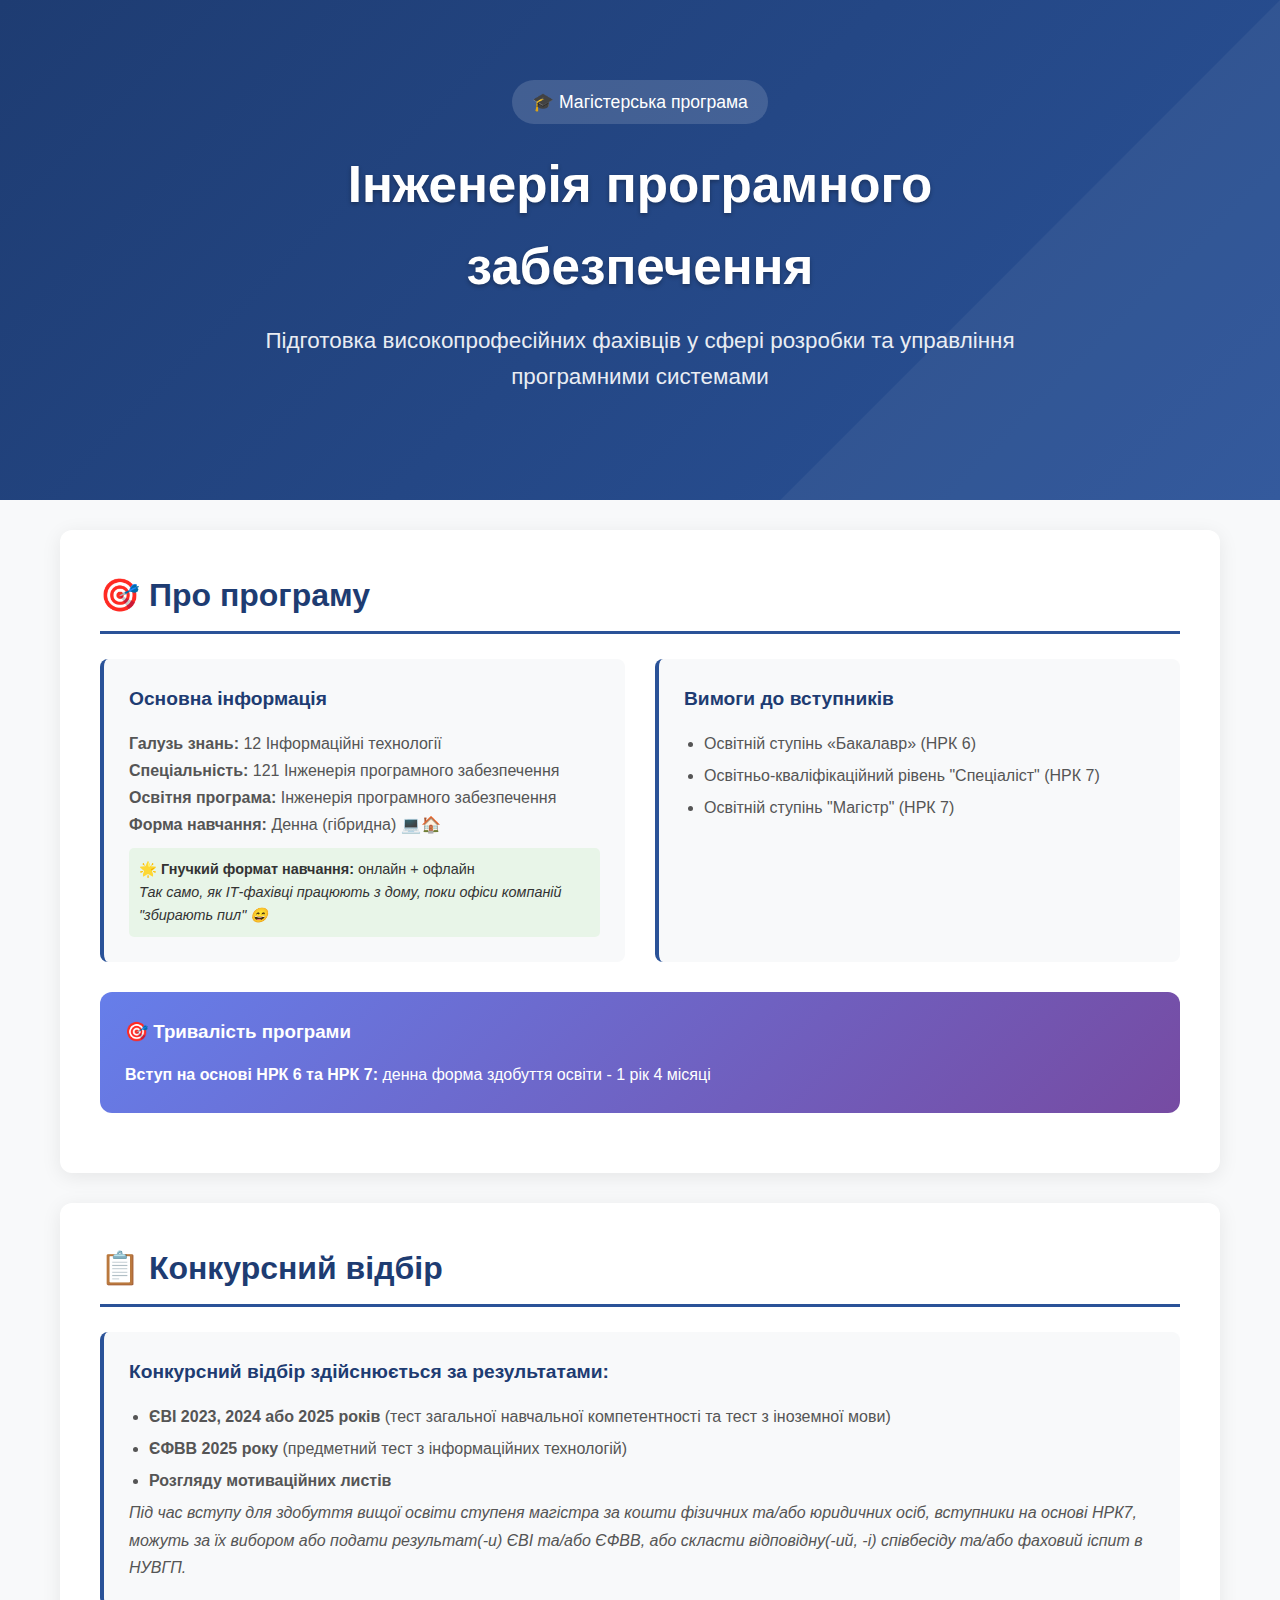
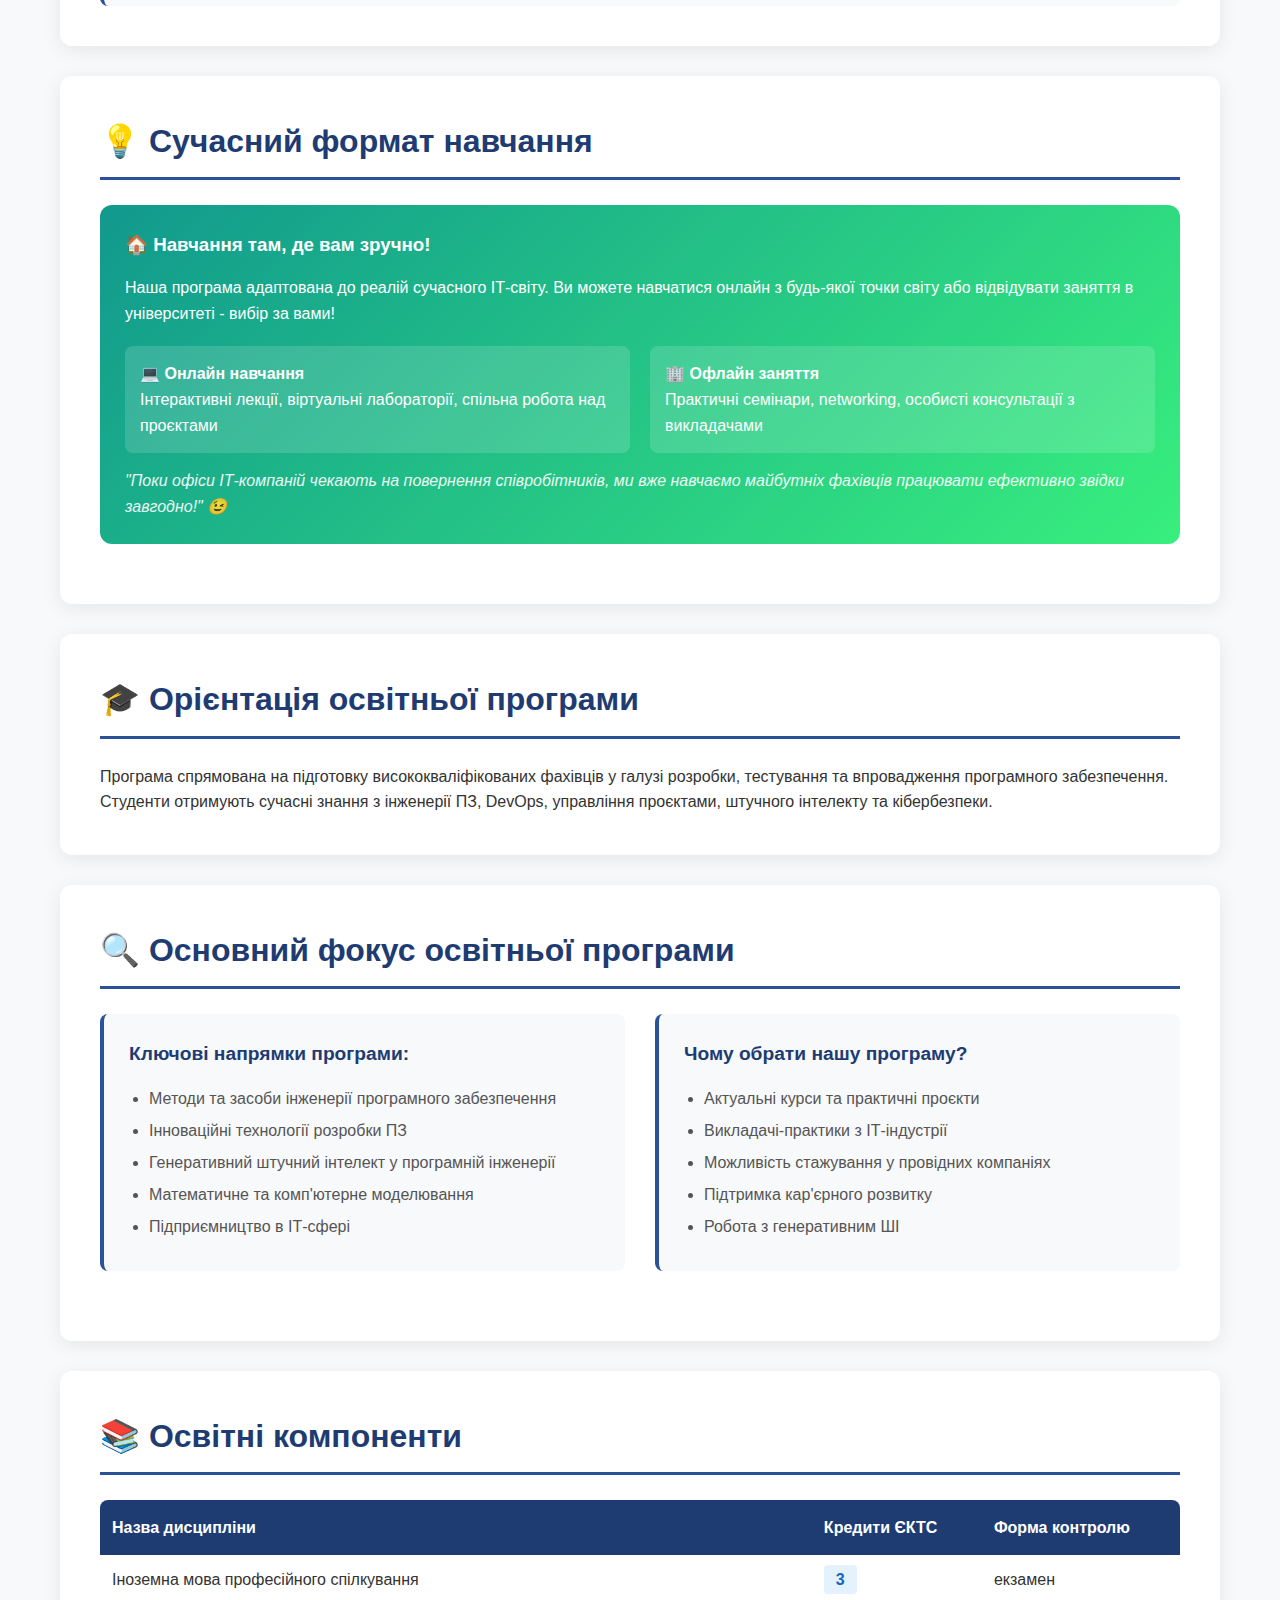
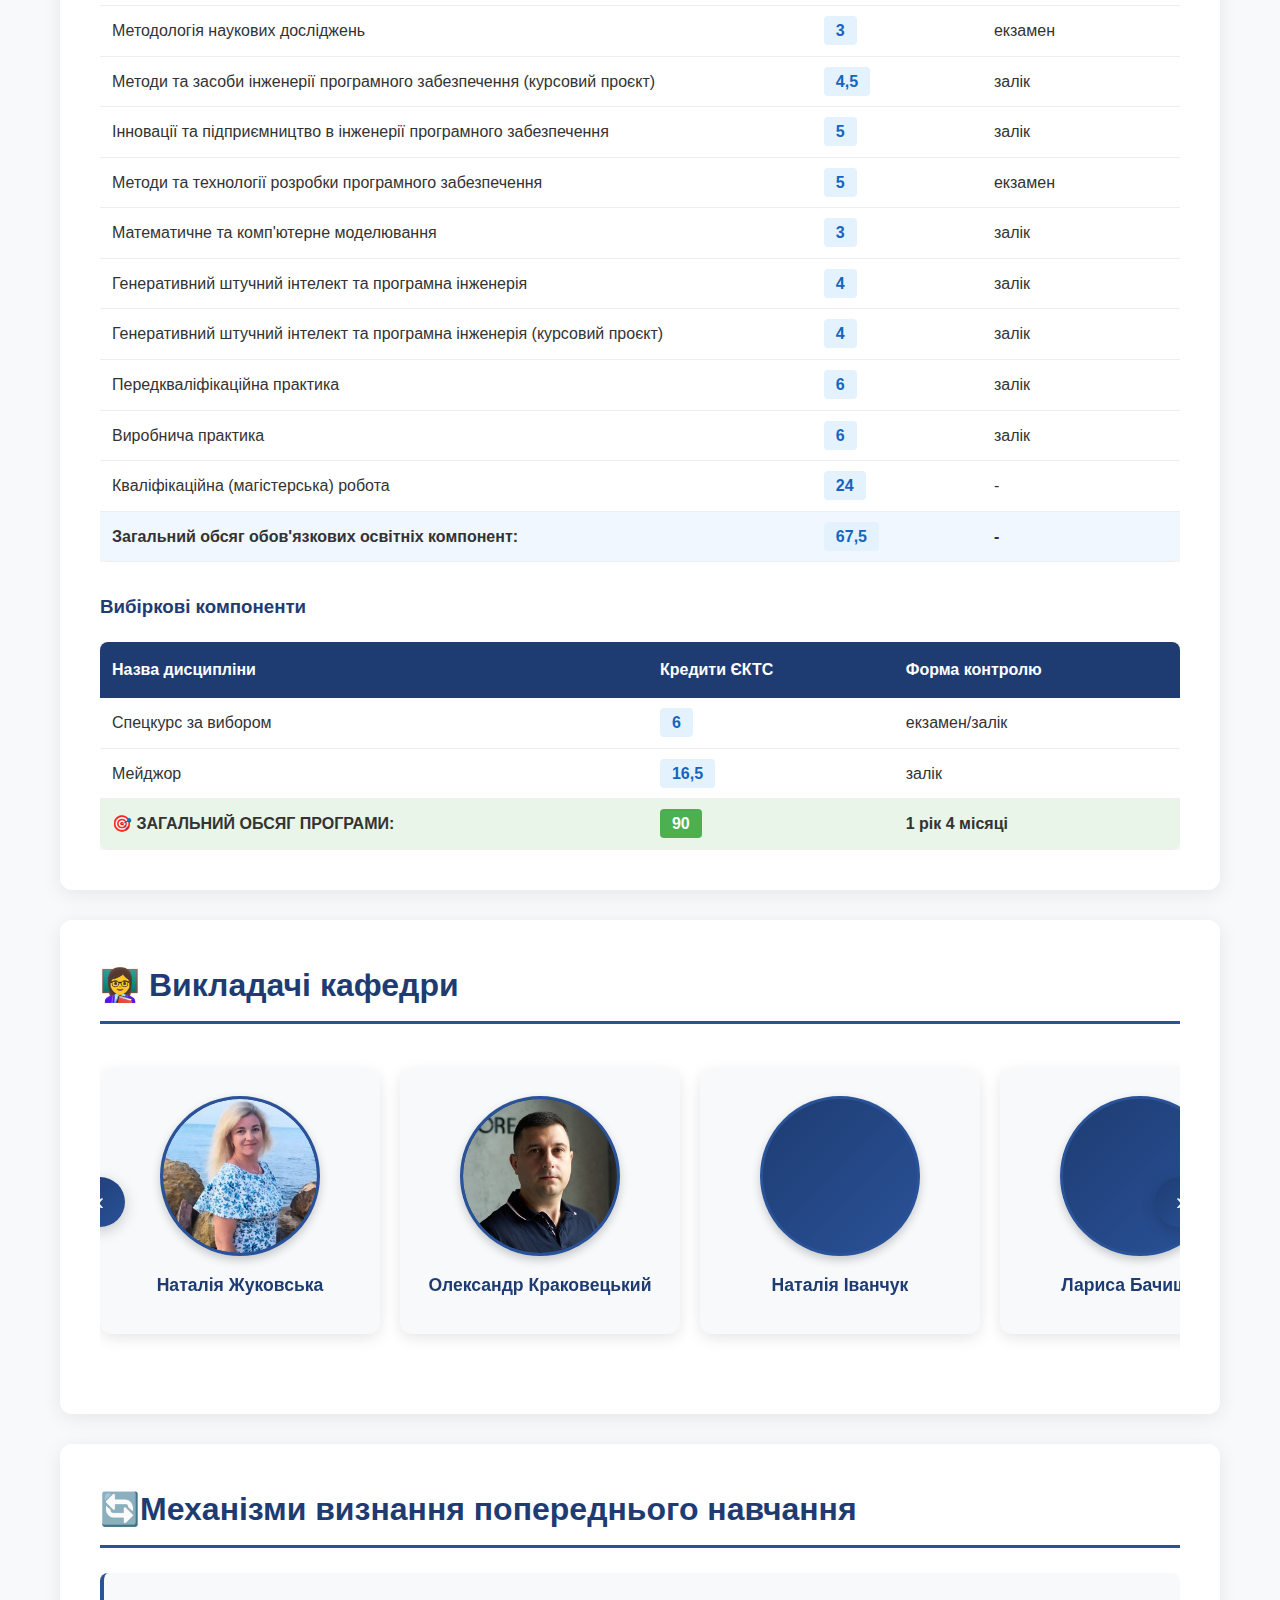
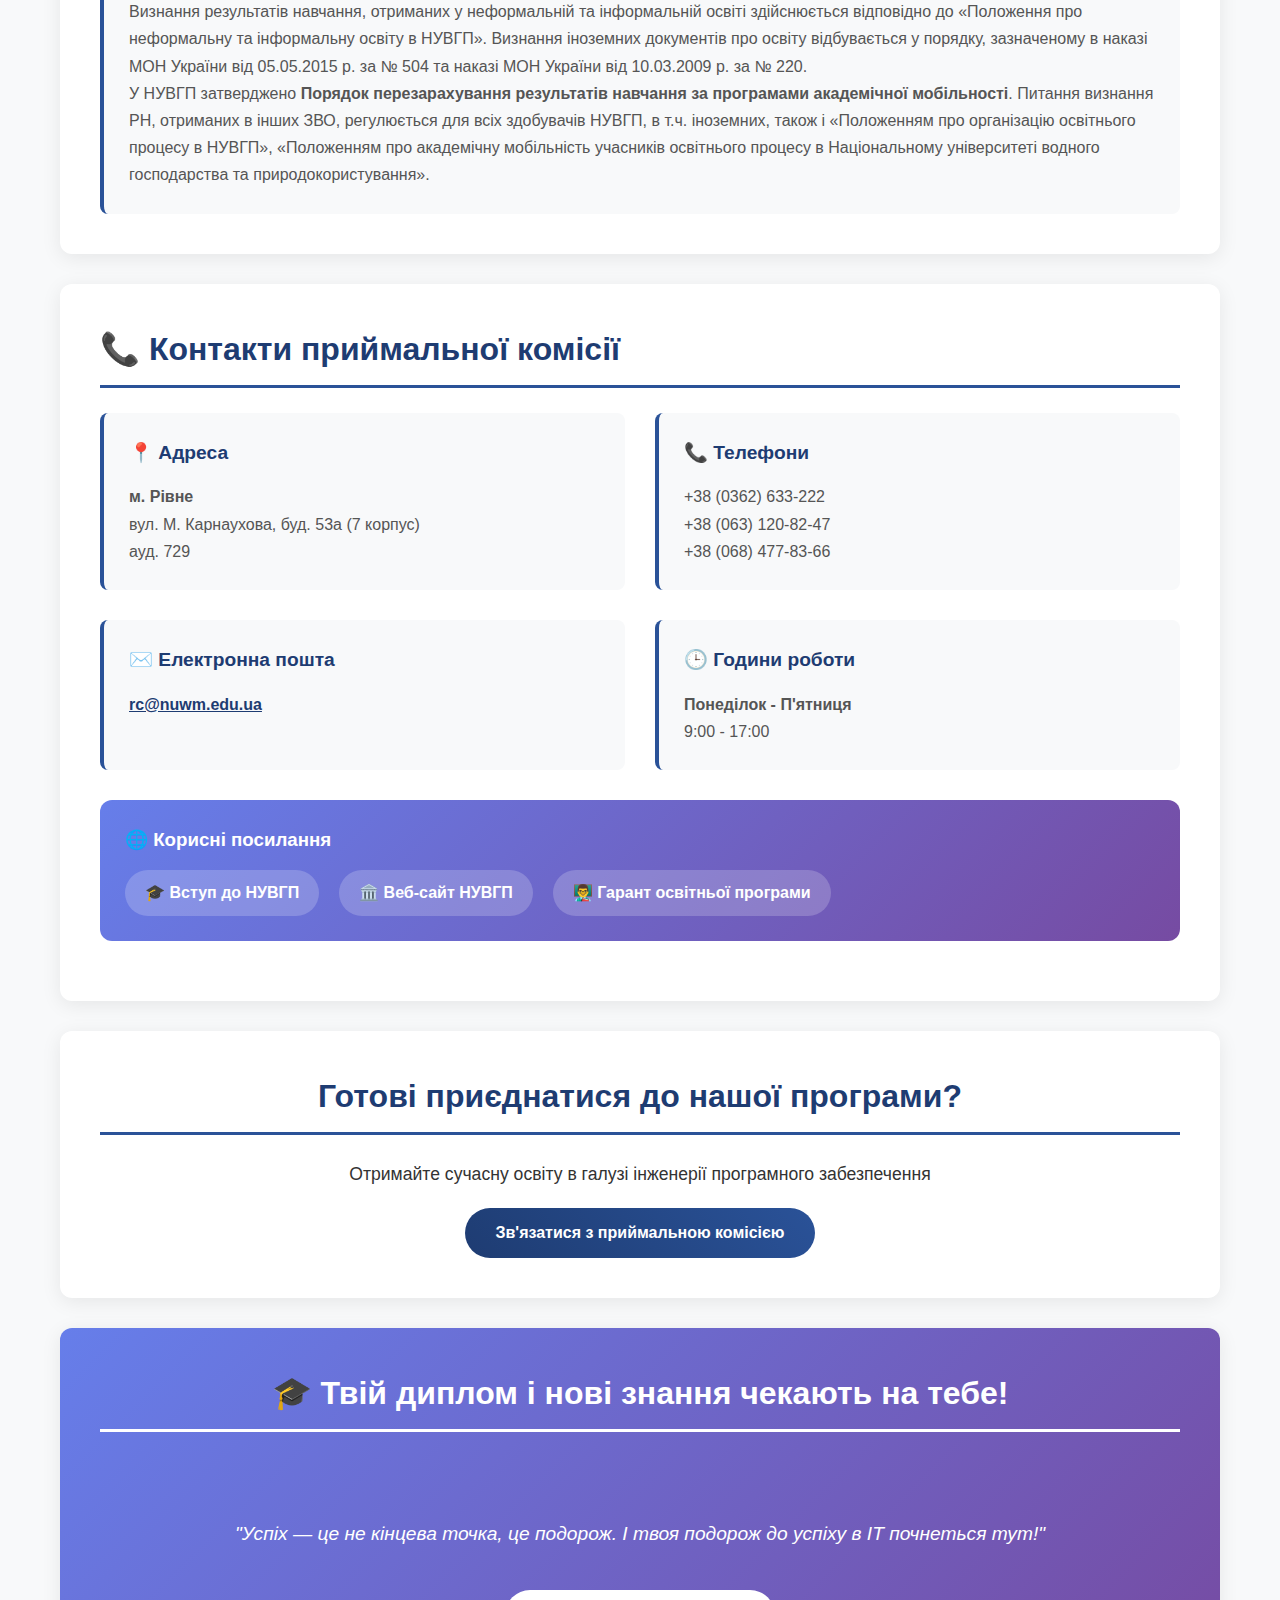
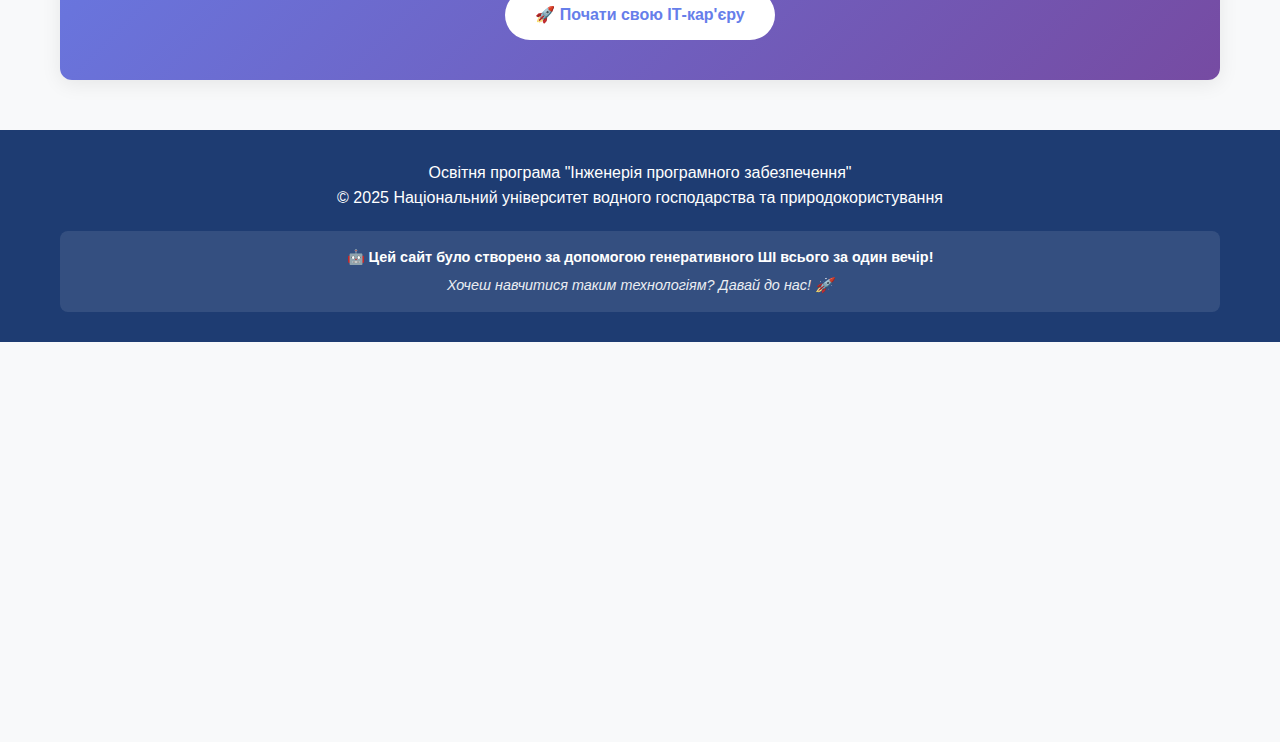
<file: index.html>
<!DOCTYPE html>
<html lang="uk">
<head>
    <!-- Google Tag Manager -->
<script>(function(w,d,s,l,i){w[l]=w[l]||[];w[l].push({'gtm.start':
new Date().getTime(),event:'gtm.js'});var f=d.getElementsByTagName(s)[0],
j=d.createElement(s),dl=l!='dataLayer'?'&l='+l:'';j.async=true;j.src=
'https://www.googletagmanager.com/gtm.js?id='+i+dl;f.parentNode.insertBefore(j,f);
})(window,document,'script','dataLayer','GTM-KRKF9L6K');</script>
<!-- End Google Tag Manager -->
    <meta charset="UTF-8">
    <meta name="viewport" content="width=device-width, initial-scale=1.0">
    <title>Інженерія програмного забезпечення - НУВГП</title>
    <link rel="stylesheet" href="styles.css">
</head>
<body>
    <!-- Google Tag Manager (noscript) -->
<noscript><iframe src="https://www.googletagmanager.com/ns.html?id=GTM-KRKF9L6K"
height="0" width="0" style="display:none;visibility:hidden"></iframe></noscript>
<!-- End Google Tag Manager (noscript) -->
    <div class="hero">
        <div class="hero-content">
            <div class="degree">🎓 Магістерська програма</div>
            <h1>Інженерія програмного забезпечення</h1>
            <p class="subtitle">Підготовка високопрофесійних фахівців у сфері розробки та управління програмними системами</p>
        </div>
    </div>

    <div class="container">
        <section class="section" id="program">
            <h2>🎯 Про програму</h2>
            <div class="program-info">
                <div class="info-block">
                    <h3>Основна інформація</h3>
                    <p><strong>Галузь знань:</strong> 12 Інформаційні технології</p>
                    <p><strong>Спеціальність:</strong> 121 Інженерія програмного забезпечення</p>
                    <p><strong>Освітня програма:</strong> Інженерія програмного забезпечення</p>
                    <p><strong>Форма навчання:</strong> Денна (гібридна) 💻🏠</p>
                    <div style="margin-top: 10px; padding: 10px; background: #e8f5e8; border-radius: 5px; font-size: 0.9em;">
                        <strong>🌟 Гнучкий формат навчання:</strong> онлайн + офлайн<br>
                        <em>Так само, як ІТ-фахівці працюють з дому, поки офіси компаній "збирають пил" 😄</em>
                    </div>
                </div>
                
                <div class="info-block">
                    <h3>Вимоги до вступників</h3>
                    <ul>
                        <li>Освітній ступінь «Бакалавр» (НРК 6)</li>
                        <li>Освітньо-кваліфікаційний рівень "Спеціаліст" (НРК 7)</li>
                        <li>Освітній ступінь "Магістр" (НРК 7)</li>
                    </ul>
                </div>
            </div>

            <div class="highlight-box">
                <h3>🎯 Тривалість програми</h3>
                <p><strong>Вступ на основі НРК 6 та НРК 7:</strong> денна форма здобуття освіти - 1 рік 4 місяці</p>
            </div>
        </section>

        <section class="section">
            <h2>📋 Конкурсний відбір</h2>
            <div class="info-block">
                <h3>Конкурсний відбір здійснюється за результатами:</h3>
                <ul>
                    <li><strong>ЄВІ 2023, 2024 або 2025 років</strong> (тест загальної навчальної компетентності та тест з іноземної мови)</li>
                    <li><strong>ЄФВВ 2025 року</strong> (предметний тест з інформаційних технологій)</li>
                    <li><strong>Розгляду мотиваційних листів</strong></li>
                </ul>
                <p><em>Під час вступу для здобуття вищої освіти ступеня магістра за кошти фізичних та/або юридичних осіб, вступники на основі НРК7, можуть за їх вибором або подати результат(-и) ЄВІ та/або ЄФВВ, або скласти відповідну(-ий, -і) співбесіду та/або фаховий іспит в НУВГП.</em></p>
            </div>
        </section>

        <section class="section">
            <h2>💡 Сучасний формат навчання</h2>
            <div class="highlight-box" style="background: linear-gradient(135deg, #11998e 0%, #38ef7d 100%);">
                <h3>🏠 Навчання там, де вам зручно!</h3>
                <p>Наша програма адаптована до реалій сучасного ІТ-світу. Ви можете навчатися онлайн з будь-якої точки світу або відвідувати заняття в університеті - вибір за вами!</p>
                
                <div style="display: grid; grid-template-columns: repeat(auto-fit, minmax(250px, 1fr)); gap: 20px; margin-top: 20px;">
                    <div style="background: rgba(255,255,255,0.15); padding: 15px; border-radius: 8px;">
                        <h4>💻 Онлайн навчання</h4>
                        <p>Інтерактивні лекції, віртуальні лабораторії, спільна робота над проєктами</p>
                    </div>
                    <div style="background: rgba(255,255,255,0.15); padding: 15px; border-radius: 8px;">
                        <h4>🏢 Офлайн заняття</h4>
                        <p>Практичні семінари, networking, особисті консультації з викладачами</p>
                    </div>
                </div>
                
                <p style="margin-top: 15px; font-style: italic; opacity: 0.9;">
                    "Поки офіси ІТ-компаній чекають на повернення співробітників, ми вже навчаємо майбутніх фахівців працювати ефективно звідки завгодно!" 😉
                </p>
            </div>
        </section>

        <section class="section">
            <h2>🎓 Орієнтація освітньої програми</h2>
            <p>Програма спрямована на підготовку висококваліфікованих фахівців у галузі розробки, тестування та впровадження програмного забезпечення. Студенти отримують сучасні знання з інженерії ПЗ, DevOps, управління проєктами, штучного інтелекту та кібербезпеки.</p>
        </section>

        <section class="section">
            <h2>🔍 Основний фокус освітньої програми</h2>
            <div class="program-info">
                <div class="info-block">
                    <h3>Ключові напрямки програми:</h3>
                    <ul>
                        <li>Методи та засоби інженерії програмного забезпечення</li>
                        <li>Інноваційні технології розробки ПЗ</li>
                        <li>Генеративний штучний інтелект у програмній інженерії</li>
                        <li>Математичне та комп'ютерне моделювання</li>
                        <li>Підприємництво в ІТ-сфері</li>
                    </ul>
                </div>
                
                <div class="info-block">
                    <h3>Чому обрати нашу програму?</h3>
                    <ul>
                        <li>Актуальні курси та практичні проєкти</li>
                        <li>Викладачі-практики з ІТ-індустрії</li>
                        <li>Можливість стажування у провідних компаніях</li>
                        <li>Підтримка кар'єрного розвитку</li>
                        <li>Робота з генеративним ШІ</li>
                    </ul>
                </div>
            </div>
        </section>

        <section class="section" id="curriculum">
            <h2>📚 Освітні компоненти</h2>
            <div class="table-container">
                <table>
                    <thead>
                        <tr>
                            <th>Назва дисципліни</th>
                            <th>Кредити ЄКТС</th>
                            <th>Форма контролю</th>
                        </tr>
                    </thead>
                    <tbody>
                        <tr>
                            <td>Іноземна мова професійного спілкування</td>
                            <td><span class="credits">3</span></td>
                            <td>екзамен</td>
                        </tr>
                        <tr>
                            <td>Методологія наукових досліджень</td>
                            <td><span class="credits">3</span></td>
                            <td>екзамен</td>
                        </tr>
                        <tr>
                            <td>Методи та засоби інженерії програмного забезпечення (курсовий проєкт)</td>
                            <td><span class="credits">4,5</span></td>
                            <td>залік</td>
                        </tr>
                        <tr>
                            <td>Інновації та підприємництво в інженерії програмного забезпечення</td>
                            <td><span class="credits">5</span></td>
                            <td>залік</td>
                        </tr>
                        <tr>
                            <td>Методи та технології розробки програмного забезпечення</td>
                            <td><span class="credits">5</span></td>
                            <td>екзамен</td>
                        </tr>
                        <tr>
                            <td>Математичне та комп'ютерне моделювання</td>
                            <td><span class="credits">3</span></td>
                            <td>залік</td>
                        </tr>
                        <tr>
                            <td>Генеративний штучний інтелект та програмна інженерія</td>
                            <td><span class="credits">4</span></td>
                            <td>залік</td>
                        </tr>
                        <tr>
                            <td>Генеративний штучний інтелект та програмна інженерія (курсовий проєкт)</td>
                            <td><span class="credits">4</span></td>
                            <td>залік</td>
                        </tr>
                        <tr>
                            <td>Передкваліфікаційна практика</td>
                            <td><span class="credits">6</span></td>
                            <td>залік</td>
                        </tr>
                        <tr>
                            <td>Виробнича практика</td>
                            <td><span class="credits">6</span></td>
                            <td>залік</td>
                        </tr>
                        <tr>
                            <td>Кваліфікаційна (магістерська) робота</td>
                            <td><span class="credits">24</span></td>
                            <td>-</td>
                        </tr>
                        <tr style="background: #f0f7ff; font-weight: bold;">
                            <td><strong>Загальний обсяг обов'язкових освітніх компонент:</strong></td>
                            <td><span class="credits">67,5</span></td>
                            <td>-</td>
                        </tr>
                    </tbody>
                </table>
            </div>

            <h3 style="margin-top: 30px; color: #1e3c72;">Вибіркові компоненти</h3>
            <div class="table-container">
                <table>
                    <thead>
                        <tr>
                            <th>Назва дисципліни</th>
                            <th>Кредити ЄКТС</th>
                            <th>Форма контролю</th>
                        </tr>
                    </thead>
                    <tbody>
                        <tr>
                            <td>Спецкурс за вибором</td>
                            <td><span class="credits">6</span></td>
                            <td>екзамен/залік</td>
                        </tr>
                        <tr>
                            <td>Мейджор</td>
                            <td><span class="credits">16,5</span></td>
                            <td>залік</td>
                        </tr>
                        <tr style="background: #e8f5e8; font-weight: bold;">
                            <td><strong>🎯 ЗАГАЛЬНИЙ ОБСЯГ ПРОГРАМИ:</strong></td>
                            <td><span class="credits" style="background: #4caf50; color: white;">90</span></td>
                            <td><strong>1 рік 4 місяці</strong></td>
                        </tr>
                    </tbody>
                </table>
            </div>
        </section>

        <section class="section" id="teachers">
            <h2>👩‍🏫 Викладачі кафедри</h2>
            <div class="carousel-container">
                <div class="carousel">
                    <div class="teacher-card">
                        <div class="teacher-photo">
                            <img src="little/Жуковська.jpg" alt="Жуковська">
                        </div>
                        <h3>Наталія Жуковська</h3>
                    </div>

                    <div class="teacher-card">
                        <div class="teacher-photo">
                            <img src="little/Краковецький.jpg" alt="Краковецький">
                        </div>
                        <h3>Олександр Краковецький</h3>
                    </div>

                    <div class="teacher-card">
                        <div class="teacher-photo">
                            <img src="little/Іванчук.jpg" alt="Іванчук">
                        </div>
                        <h3>Наталія Іванчук</h3>
                    </div>

                    <div class="teacher-card">
                        <div class="teacher-photo">
                            <img src="little/Бачишина.jpg" alt="Бачишина">
                        </div>
                        <h3>Лариса Бачишина</h3>
                    </div>

                    <div class="teacher-card">
                        <div class="teacher-photo">
                            <img src="little/Бомба.jpg" alt="Бомба">
                        </div>
                        <h3>Андрій Бомба</h3>
                    </div>

                    <div class="teacher-card">
                        <div class="teacher-photo">
                            <img src="little/Герус.jpg" alt="Герус">
                        </div>
                        <h3>Володимир Герус</h3>
                    </div>

                    <div class="teacher-card">
                        <div class="teacher-photo">
                            <img src="little/Гладун.jpg" alt="Гладун">
                        </div>
                        <h3>Любомир Гладун</h3>
                    </div>

                    <div class="teacher-card">
                        <div class="teacher-photo">
                            <img src="little/Демчук.jpg" alt="Демчук">
                        </div>
                        <h3>Олена Демчук</h3>
                    </div>

                    <div class="teacher-card">
                        <div class="teacher-photo">
                            <img src="little/Жуковський.jpg" alt="Жуковський">
                        </div>
                        <h3>Віктор Жуковський</h3>
                    </div>

                    <div class="teacher-card">
                        <div class="teacher-photo">
                            <img src="little/Климюк.jpg" alt="Климюк">
                        </div>
                        <h3>Юрій Климюк</h3>
                    </div>

                    <div class="teacher-card">
                        <div class="teacher-photo">
                            <img src="little/Кожушко.jpg" alt="Кожушко">
                        </div>
                        <h3>Олена Кожушко</h3>
                    </div>

                    <div class="teacher-card">
                        <div class="teacher-photo">
                            <img src="little/Кубай.jpg" alt="Кубай">
                        </div>
                        <h3>Олександр Кубай</h3>
                    </div>

                    <div class="teacher-card">
                        <div class="teacher-photo">
                            <img src="little/Мічута.jpg" alt="Мічута">
                        </div>
                        <h3>Ольга Мічута</h3>
                    </div>

                    <div class="teacher-card">
                        <div class="teacher-photo">
                            <img src="little/Мартинюк.jpg" alt="Мартинюк">
                        </div>
                        <h3>Петро Мартинюк</h3>
                    </div>

                    <div class="teacher-card">
                        <div class="teacher-photo">
                            <img src="little/Остапчук.jpg" alt="Остапчук">
                        </div>
                        <h3>Оксана Остапчук</h3>
                    </div>

                    <div class="teacher-card">
                        <div class="teacher-photo">
                            <img src="little/Повшенюк.jpg" alt="Повшенюк">
                        </div>
                        <h3>Андрій Повшенюк</h3>
                    </div>

                    <div class="teacher-card">
                        <div class="teacher-photo">
                            <img src="little/Турбал.jpg" alt="Турбал">
                        </div>
                        <h3>Юрій Турбал</h3>
                    </div>

                    <div class="teacher-card">
                        <div class="teacher-photo">
                            <img src="little/Харів.jpg" alt="Харів">
                        </div>
                        <h3>Наталія Харів</h3>
                    </div>
                </div>
                
                <button class="carousel-btn prev" onclick="moveCarousel(-1)">‹</button>
                <button class="carousel-btn next" onclick="moveCarousel(1)">›</button>
            </div>
        </section>

        <section class="section">
            <h2>🔄Механізми визнання попереднього навчання</h2>
            <div class="info-block">
                <p>Визнання результатів навчання, отриманих у неформальній та інформальній освіті здійснюється відповідно до «Положення про неформальну та інформальну освіту в НУВГП». Визнання іноземних документів про освіту відбувається у порядку, зазначеному в наказі МОН України від 05.05.2015 р. за № 504 та наказі МОН України від 10.03.2009 р. за № 220.</p>
                
                <p>У НУВГП затверджено <strong>Порядок перезарахування результатів навчання за програмами академічної мобільності</strong>. Питання визнання РН, отриманих в інших ЗВО, регулюється для всіх здобувачів НУВГП, в т.ч. іноземних, також і «Положенням про організацію освітнього процесу в НУВГП», «Положенням про академічну мобільність учасників освітнього процесу в Національному університеті водного господарства та природокористування».</p>
            </div>
        </section>

        <section class="section" id="contacts">
            <h2>📞 Контакти приймальної комісії</h2>
            <div class="program-info">
                <div class="info-block">
                    <h3>📍 Адреса</h3>
                    <p><strong>м. Рівне</strong><br>
                    вул. М. Карнаухова, буд. 53а (7 корпус)<br>
                    ауд. 729</p>
                </div>
                
                <div class="info-block">
                    <h3>📞 Телефони</h3>
                    <p>+38 (0362) 633-222<br>
                    +38 (063) 120-82-47<br>
                    +38 (068) 477-83-66</p>
                </div>
            </div>
            
            <div class="program-info">
                <div class="info-block">
                    <h3>✉️ Електронна пошта</h3>
                    <p><a href="mailto:rc@nuwm.edu.ua" style="color: #1e3c72; font-weight: bold;">rc@nuwm.edu.ua</a></p>
                </div>
                
                <div class="info-block">
                    <h3>🕒 Години роботи</h3>
                    <p><strong>Понеділок - П'ятниця</strong><br>
                    9:00 - 17:00</p>
                </div>
            </div>
            
            <div class="highlight-box">
                <h3>🌐 Корисні посилання</h3>
                <div style="display: flex; gap: 20px; flex-wrap: wrap; margin-top: 15px;">
                    <a href="https://nuwm.edu.ua/admission/" target="_blank" style="color: white; text-decoration: none; background: rgba(255,255,255,0.2); padding: 10px 20px; border-radius: 25px; font-weight: bold;">
                        🎓 Вступ до НУВГП
                    </a>
                    <a href="https://nuwm.edu.ua/" target="_blank" style="color: white; text-decoration: none; background: rgba(255,255,255,0.2); padding: 10px 20px; border-radius: 25px; font-weight: bold;">
                        🏛️ Веб-сайт НУВГП
                    </a>
                    <a href="https://www.facebook.com/viktor.zhukovskyy" target="_blank" style="color: white; text-decoration: none; background: rgba(255,255,255,0.2); padding: 10px 20px; border-radius: 25px; font-weight: bold;">
                        👨‍🏫 Гарант освітньої програми
                    </a>
                </div>
            </div>
        </section>

        <section class="section" style="text-align: center;">
            <h2>Готові приєднатися до нашої програми?</h2>
            <p style="margin: 20px 0; font-size: 1.1em;">Отримайте сучасну освіту в галузі інженерії програмного забезпечення</p>
            <a href="mailto:rc@nuwm.edu.ua" class="btn">Зв'язатися з приймальною комісією</a>
        </section>

        <section class="section" style="text-align: center; background: linear-gradient(135deg, #667eea 0%, #764ba2 100%); color: white;">
            <h2 style="color: white; border-bottom: 3px solid white;">🎓 Твій диплом і нові знання чекають на тебе!</h2>
            <div style="max-width: 600px; margin: 30px auto;">
                <img src="300_little.png" alt="Випускники НУВГП з дипломами" style="width: 100%; border-radius: 15px; box-shadow: 0 8px 30px rgba(0,0,0,0.3); margin-bottom: 20px;">
            </div>
            <p style="font-size: 1.2em; margin: 20px 0; font-style: italic;">
                "Успіх — це не кінцева точка, це подорож. І твоя подорож до успіху в ІТ почнеться тут!"
            </p>
            <a href="mailto:rc@nuwm.edu.ua" class="btn" style="background: white; color: #667eea; margin-top: 20px;">
                🚀 Почати свою ІТ-кар'єру
            </a>
        </section>
    </div>

    <footer style="background: #1e3c72; color: white; text-align: center; padding: 30px 0; margin-top: 50px;">
        <div class="container">
            <p>Освітня програма "Інженерія програмного забезпечення"</p>
            <p>&copy; 2025 Національний університет водного господарства та природокористування</p>
            
            <div style="margin-top: 20px; padding: 15px; background: rgba(255,255,255,0.1); border-radius: 8px; font-size: 0.9em;">
                <p style="margin-bottom: 5px;">🤖 <strong>Цей сайт було створено за допомогою генеративного ШІ всього за один вечір!</strong></p>
                <p style="font-style: italic; opacity: 0.9;">Хочеш навчитися таким технологіям? Давай до нас! 🚀</p>
            </div>
        </div>
    </footer>

    <script src="script.js"></script>
</body>
</html>
</file>
<file: styles.css>
* {
    margin: 0;
    padding: 0;
    box-sizing: border-box;
}

body {
    font-family: 'Segoe UI', Tahoma, Geneva, Verdana, sans-serif;
    line-height: 1.6;
    color: #333;
    background: #f8f9fa;
}

.hero {
    background: linear-gradient(135deg, #1e3c72 0%, #2a5298 100%);
    color: white;
    padding: 80px 0;
    text-align: center;
    position: relative;
    overflow: hidden;
}

.hero::before {
    content: '';
    position: absolute;
    top: 0;
    left: 0;
    right: 0;
    bottom: 0;
    background: url('data:image/svg+xml,<svg xmlns="http://www.w3.org/2000/svg" viewBox="0 0 1000 1000"><polygon fill="rgba(255,255,255,0.05)" points="0,1000 1000,0 1000,1000"/></svg>');
    background-size: cover;
}

.hero-content {
    position: relative;
    z-index: 1;
    max-width: 800px;
    margin: 0 auto;
    padding: 0 20px;
}

.hero h1 {
    font-size: 3.2em;
    font-weight: 700;
    margin-bottom: 15px;
    text-shadow: 0 2px 4px rgba(0,0,0,0.3);
}

.hero .subtitle {
    font-size: 1.4em;
    opacity: 0.9;
    margin-bottom: 25px;
}

.hero .degree {
    font-size: 1.1em;
    background: rgba(255,255,255,0.15);
    padding: 8px 20px;
    border-radius: 25px;
    display: inline-block;
    margin-bottom: 20px;
}

.container {
    max-width: 1200px;
    margin: 0 auto;
    padding: 0 20px;
}

.section {
    background: white;
    margin: 30px 0;
    padding: 40px;
    border-radius: 12px;
    box-shadow: 0 4px 20px rgba(0,0,0,0.08);
}

.section h2 {
    color: #1e3c72;
    font-size: 2em;
    margin-bottom: 25px;
    border-bottom: 3px solid #2a5298;
    padding-bottom: 10px;
}

.program-info {
    display: grid;
    grid-template-columns: repeat(auto-fit, minmax(300px, 1fr));
    gap: 30px;
    margin-bottom: 30px;
}

.info-block {
    background: #f8f9fa;
    padding: 25px;
    border-radius: 8px;
    border-left: 4px solid #2a5298;
}

.info-block h3 {
    color: #1e3c72;
    margin-bottom: 15px;
    font-size: 1.2em;
}

.info-block p, .info-block ul {
    color: #555;
    line-height: 1.7;
}

.info-block ul {
    padding-left: 20px;
}

.info-block li {
    margin-bottom: 5px;
}

.table-container {
    overflow-x: auto;
    margin-top: 20px;
}

table {
    width: 100%;
    border-collapse: collapse;
    background: white;
    border-radius: 8px;
    overflow: hidden;
    box-shadow: 0 2px 10px rgba(0,0,0,0.1);
}

th {
    background: #1e3c72;
    color: white;
    padding: 15px 12px;
    text-align: left;
    font-weight: 600;
}

td {
    padding: 12px;
    border-bottom: 1px solid #eee;
}

tr:hover {
    background: #f8f9fa;
}

.credits {
    background: #e3f2fd;
    color: #1565c0;
    padding: 6px 12px;
    border-radius: 4px;
    font-weight: 600;
}

.btn {
    display: inline-block;
    background: linear-gradient(45deg, #1e3c72, #2a5298);
    color: white;
    padding: 12px 30px;
    border-radius: 25px;
    text-decoration: none;
    font-weight: 600;
    transition: transform 0.3s, box-shadow 0.3s;
}

.btn:hover {
    transform: translateY(-2px);
    box-shadow: 0 5px 15px rgba(42, 82, 152, 0.3);
}

.highlight-box {
    background: linear-gradient(135deg, #667eea 0%, #764ba2 100%);
    color: white;
    padding: 25px;
    border-radius: 12px;
    margin: 20px 0;
}

.highlight-box h3 {
    margin-bottom: 15px;
}

.carousel-container {
    position: relative;
    max-width: 100%;
    overflow: hidden;
    margin: 20px 0;
}

.carousel {
    display: flex;
    gap: 20px;
    transition: transform 0.3s ease;
    padding: 20px 0;
    will-change: transform;
}

.teacher-card {
    min-width: 280px;
    background: #f8f9fa;
    border-radius: 12px;
    padding: 25px;
    text-align: center;
    box-shadow: 0 4px 15px rgba(0,0,0,0.1);
    border: 2px solid transparent;
    transition: all 0.3s ease;
}

.teacher-card:hover {
    transform: translateY(-5px);
    box-shadow: 0 8px 25px rgba(0,0,0,0.15);
    border-color: #2a5298;
}

.teacher-photo {
    width: 160px;
    height: 160px;
    margin: 0 auto 15px;
    border-radius: 50%;
    background: linear-gradient(135deg, #1e3c72 0%, #2a5298 100%);
    display: flex;
    align-items: center;
    justify-content: center;
    overflow: hidden;
    border: 3px solid #2a5298;
    box-shadow: 0 4px 10px rgba(0,0,0,0.2);
}

.teacher-photo img {
    width: 100%;
    height: 100%;
    object-fit: cover;
    object-position: center 20%;
    border-radius: 50%;
}

.photo-placeholder {
    font-size: 2em;
    color: white;
}

.teacher-card h3 {
    color: #1e3c72;
    font-size: 1.1em;
    margin-bottom: 8px;
    font-weight: 600;
}

.teacher-position {
    color: #2a5298;
    font-weight: 600;
    margin-bottom: 8px;
    font-size: 0.9em;
}

.teacher-specialty {
    color: #666;
    font-size: 0.85em;
    line-height: 1.4;
}

.carousel-btn {
    position: absolute;
    top: 50%;
    transform: translateY(-50%);
    background: linear-gradient(135deg, #1e3c72 0%, #2a5298 100%);
    color: white;
    border: none;
    width: 50px;
    height: 50px;
    border-radius: 50%;
    font-size: 1.5em;
    cursor: pointer;
    z-index: 2;
    transition: all 0.3s ease;
    box-shadow: 0 4px 15px rgba(0,0,0,0.2);
}

.carousel-btn:hover {
    transform: translateY(-50%) scale(1.1);
    box-shadow: 0 6px 20px rgba(0,0,0,0.3);
}

.carousel-btn.prev {
    left: -25px;
}

.carousel-btn.next {
    right: -25px;
}

@media (max-width: 768px) {
    .hero h1 {
        font-size: 2.2em;
    }
    
    .program-info {
        grid-template-columns: 1fr;
    }
    
    .section {
        margin: 20px 0;
        padding: 25px;
    }
    
    table, th, td {
        font-size: 0.9em;
    }

    .carousel-btn {
        width: 40px;
        height: 40px;
        font-size: 1.2em;
    }
    
    .carousel-btn.prev {
        left: -20px;
    }
    
    .carousel-btn.next {
        right: -20px;
    }
    
    .teacher-card {
        min-width: 250px;
    }
}
</file>
